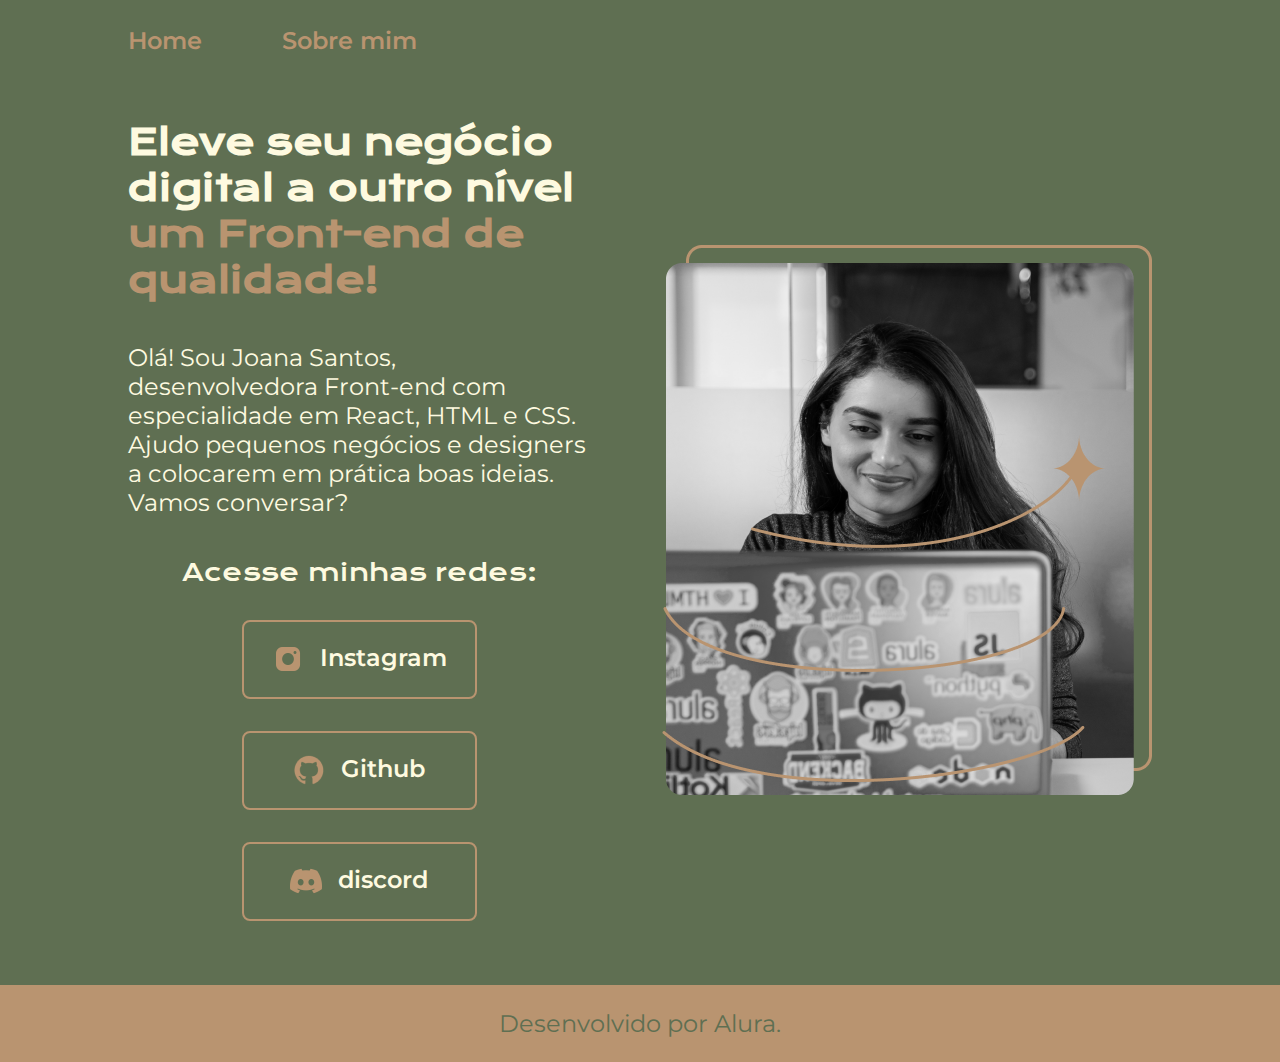
<file: index.html>
<!DOCTYPE html>
<html lang="pt-br">
<head>
    <meta charset="UTF-8">
    <meta name="viewport" content="width=device-width, initial-scale=1.0">
    <title>Portifolio</title>
    <link rel="stylesheet" href="./styles/style.css">
</head>
<body>
    <header class="cabecalho">
        <nav class="cabecalho__menu">
            <a class="cabecalho__menu__link" href="index.html">Home</a>
            <a class="cabecalho__menu__link" href="about.html">Sobre mim</a>
        </nav>

    </header>

    <main class="apresentacao">
        <section class="apresentacao__conteudo">
            <h1 class="apresentacao__conteudo__titulo">Eleve seu negócio digital a outro nível <strong class="titulo-destaque">um Front-end de qualidade!</strong></h1>
            <p class="apresentacao__conteudo__texto">Olá! Sou Joana Santos, desenvolvedora Front-end com especialidade em React, HTML e CSS. Ajudo pequenos negócios e designers a colocarem em prática boas ideias. Vamos conversar?</p>
            <div class="apresentacao__links">
                <h2 class="apresentacao__links__subtitulo">Acesse minhas redes:</h2>
                <a class="apresentacao__links__navegacao" href="https://www.instagram.com/josenn_t/"><img class="logo" src="./assets/instagram2.png" alt="logo-Instagram">Instagram</a>
                <a class="apresentacao__links__navegacao" href="https://github.com/maranhaojose"><img class="logo" src="./assets/github2.png" alt="logo-Github">Github</a>
                <a class="apresentacao__links__navegacao" href="https://discord.gg/8c7eFB2BT4"><img class="logo" src="./assets/discord2.png" alt="logo-Discord">discord</a>
            </div>
        </section>

        <img class="apresentacao__imagem" src="./assets/Imagem2.png" alt="foto da Joana">

    </main>
    <footer class="rodape">
        <p>Desenvolvido por Alura.</p>

    </footer>

</body>

</html>
</file>
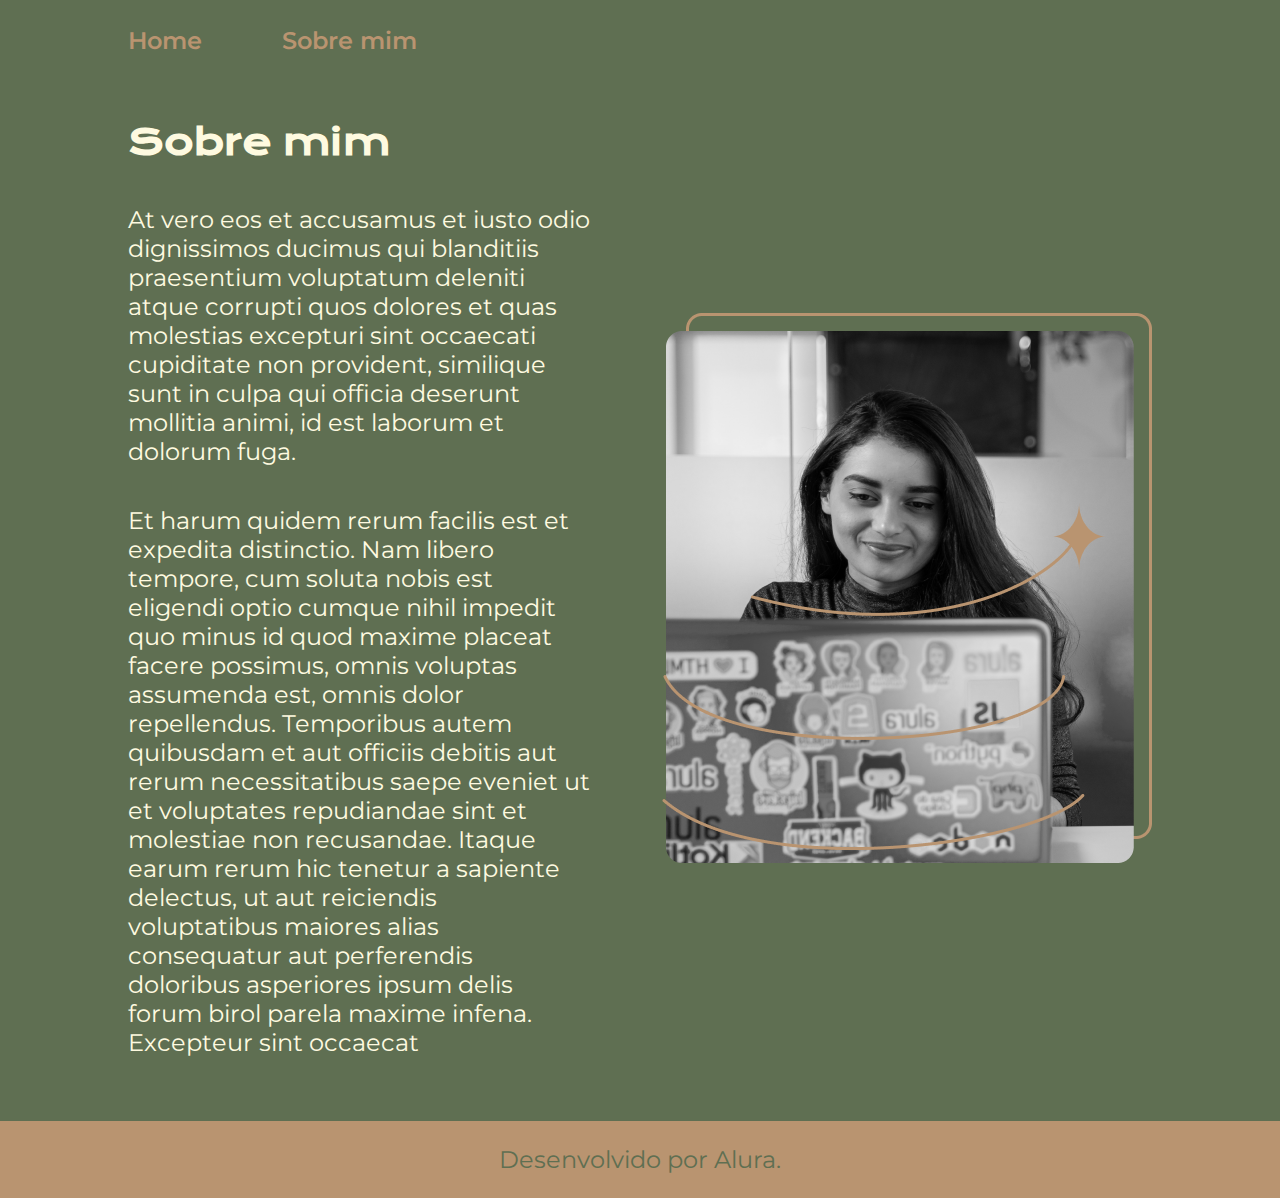
<file: about.html>
<!DOCTYPE html>
<html lang="py-br">
<head>
    <meta charset="UTF-8">
    <meta name="viewport" content="width=device-width, initial-scale=1.0">
    <title>Sobre mim</title>
    <link rel="stylesheet" href="./styles/style.css">
</head>
<body>
    <header class="cabecalho">
        <nav class="cabecalho__menu">
            <a class="cabecalho__menu__link" href="index.html">Home</a>
            <a class="cabecalho__menu__link" href="about.html">Sobre mim</a>
        </nav>

    </header>

    <main class="apresentacao">
        <section class="apresentacao__conteudo">
            <h1 class="apresentacao__conteudo__titulo">Sobre mim</h1>
            <p class="apresentacao__conteudo__texto">At vero eos et accusamus et iusto odio dignissimos ducimus qui blanditiis praesentium voluptatum deleniti atque corrupti quos dolores et quas molestias excepturi sint occaecati cupiditate non provident, similique sunt in culpa qui officia deserunt mollitia animi, id est laborum et dolorum fuga.</p>
            
            <p class="apresentacao__conteudo__texto">Et harum quidem rerum facilis est et expedita distinctio. Nam libero tempore, cum soluta nobis est eligendi optio cumque nihil impedit quo minus id quod maxime placeat facere possimus, omnis voluptas assumenda est, omnis dolor repellendus. Temporibus autem quibusdam et aut officiis debitis aut rerum necessitatibus saepe eveniet ut et voluptates repudiandae sint et molestiae non recusandae. Itaque earum rerum hic tenetur a sapiente delectus, ut aut reiciendis voluptatibus maiores alias consequatur aut perferendis doloribus asperiores ipsum delis forum birol parela maxime infena. Excepteur sint occaecat</p> 
        </section>
            <img class="apresentacao__imagem" src="./assets/Imagem2.png" alt="foto da Joana">

    </main>
    <footer class="rodape">
        <p>Desenvolvido por Alura.</p>

    </footer>

</body>

</html>
</file>
<file: styles/style.css>
@import url('https://fonts.googleapis.com/css2?family=Krona+One&family=Montserrat:wght@400;600&display=swap');

:root {
    --cor-primaria: #5F6F52;
    --cor-secundaria: #FEFAE0;
    --cor-terciaria: #B99470;
    --cor-hover: #A9B388;

    --font-primaria: 'Krona One', sans-serif;
    --font-secundaria: 'Montserrat', sans-serif;
}

* {
    margin: 0;
    padding: 0;
}

body {
    box-sizing: border-box;
    background-color: var(--cor-primaria);
    color: var(--cor-secundaria);
}

.cabecalho {
    padding: 2% 0% 0% 10%;
}

.cabecalho__menu {
    display: flex;
    gap: 80px;
}

.cabecalho__menu__link {
    color: var(--cor-terciaria);
    font-family: var(--font-secundaria);
    font-size: 1.5rem;
    font-weight: 600;
    text-decoration: none;
}

.apresentacao {
    padding: 5% 10%;
    display: flex;
    align-items: center;
    justify-content: space-between;
    gap: 72px;
}

.apresentacao__conteudo {
    width: 50%;
    display: flex;
    flex-direction: column;
    gap: 40px;
}

.apresentacao__conteudo__titulo {
    font-size: 2.25rem;
    font-family: var(--font-primaria);
}

.titulo-destaque {
    color: var(--cor-terciaria);
}

.apresentacao__conteudo__texto {
    font-size: 1.5rem;
    font-family: var(--font-secundaria);
}

.apresentacao__links__subtitulo {
    font-family: var(--font-primaria);
    font-weight: 400;
    font-size: 1.5rem;
}

.apresentacao__links {
    display: flex;
    flex-direction: column;
    justify-content: space-between;
    align-items: center;
    gap: 32px;
}

.apresentacao__links__navegacao {
    display: flex;
    justify-content: center;
    gap: 16px;
    width: 50%;
    text-align: center;
    border-radius: 8px;
    border: 2px solid var(--cor-terciaria);
    font-size: 1.5rem;
    font-weight: 600;
    padding: 21.5px 0;
    text-decoration: none;
    color: var(--cor-secundaria);
    font-family: var(--font-secundaria);
}

.logo {
    width: 32px;
    height: 32px;
}

.apresentacao__links__navegacao:hover {
    background-color: var(--cor-hover);
    padding: 3%;
}

.apresentacao__imagem {
    width: 50%;
}

.rodape {
    color: var(--cor-primaria);
    background-color: var(--cor-terciaria);
    padding: 24px;
    text-align: center;
    font-family: var(--font-secundaria);
    font-size: 1.5rem;
    font-weight: 400;
    display: flex;
    justify-content: center;
}

@media (max-width: 1200px) {

    .cabecalho {
        padding: 15%;
    }

    .cabecalho__menu {
        justify-content: center;
        padding: 5%;
    }

    .apresentacao {
        flex-direction: column-reverse;
    }

    .apresentacao__conteudo {
        width: auto;
    }
}
</file>
